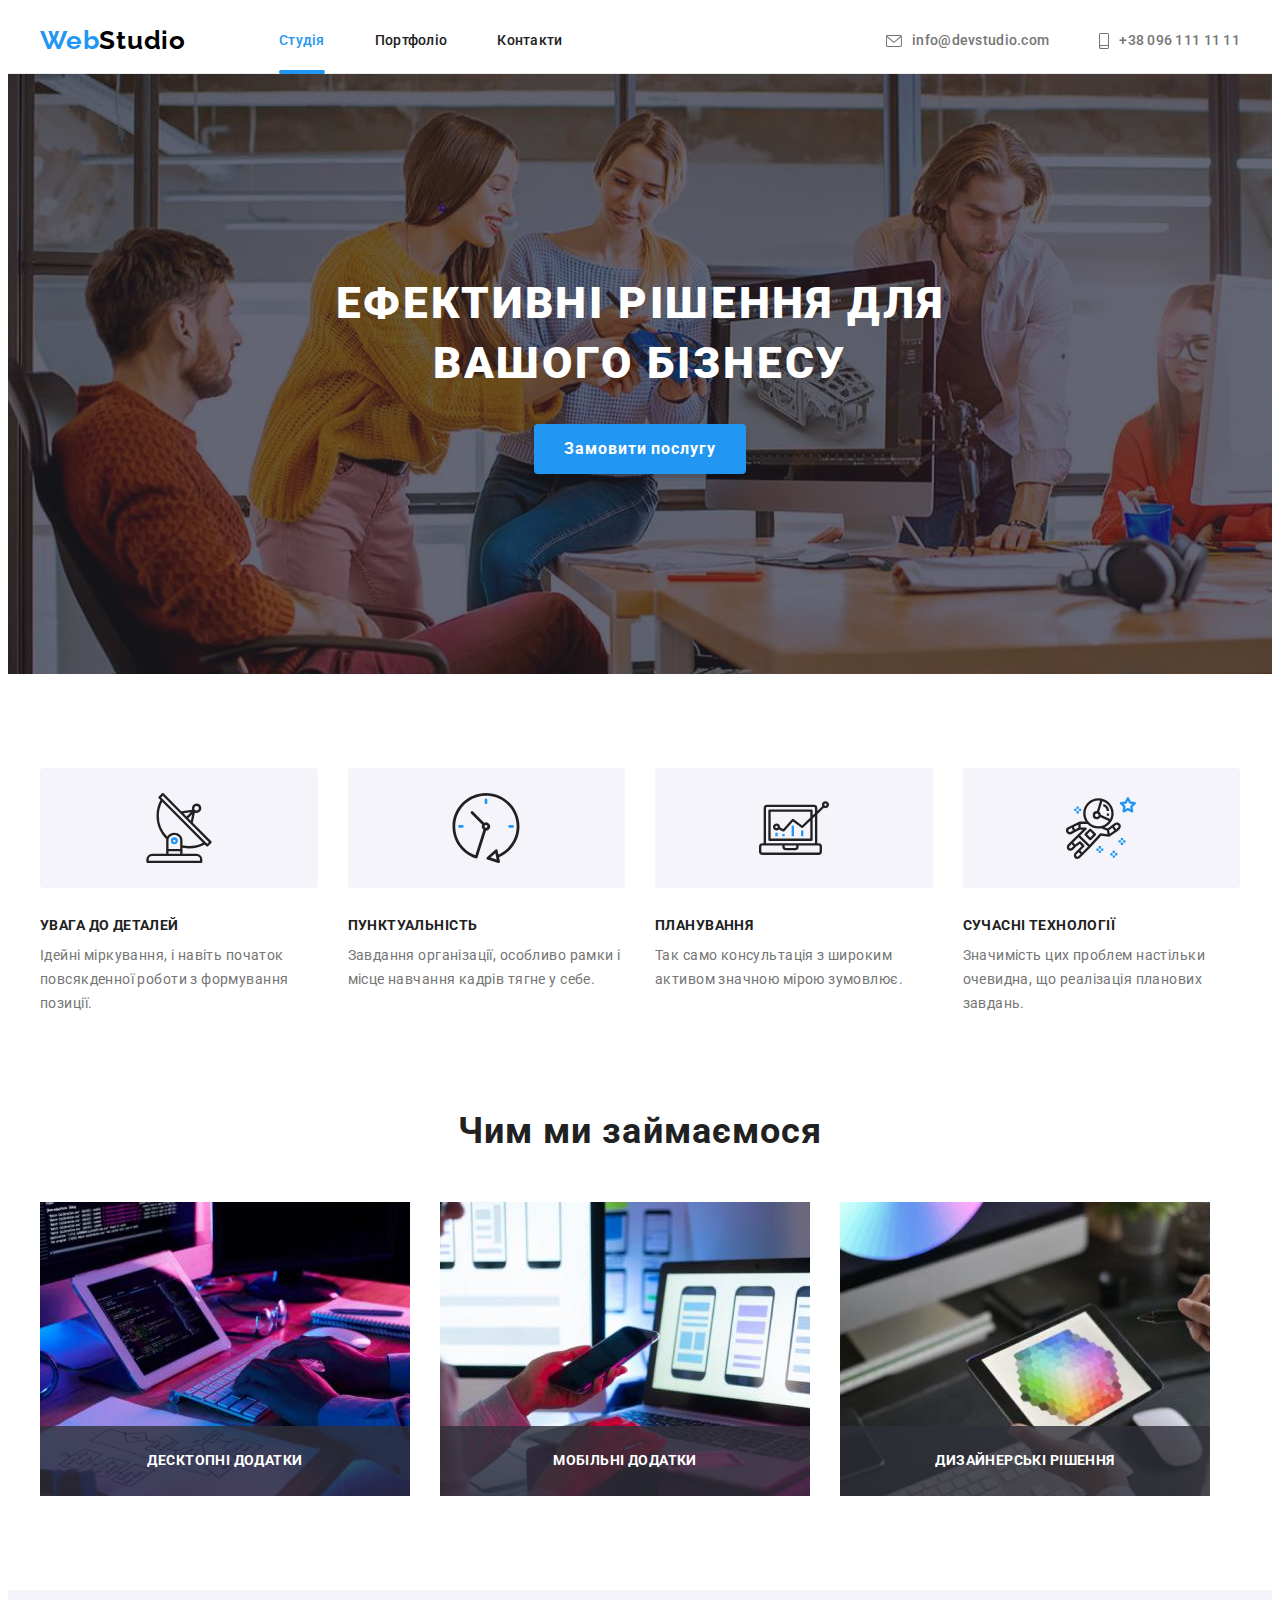
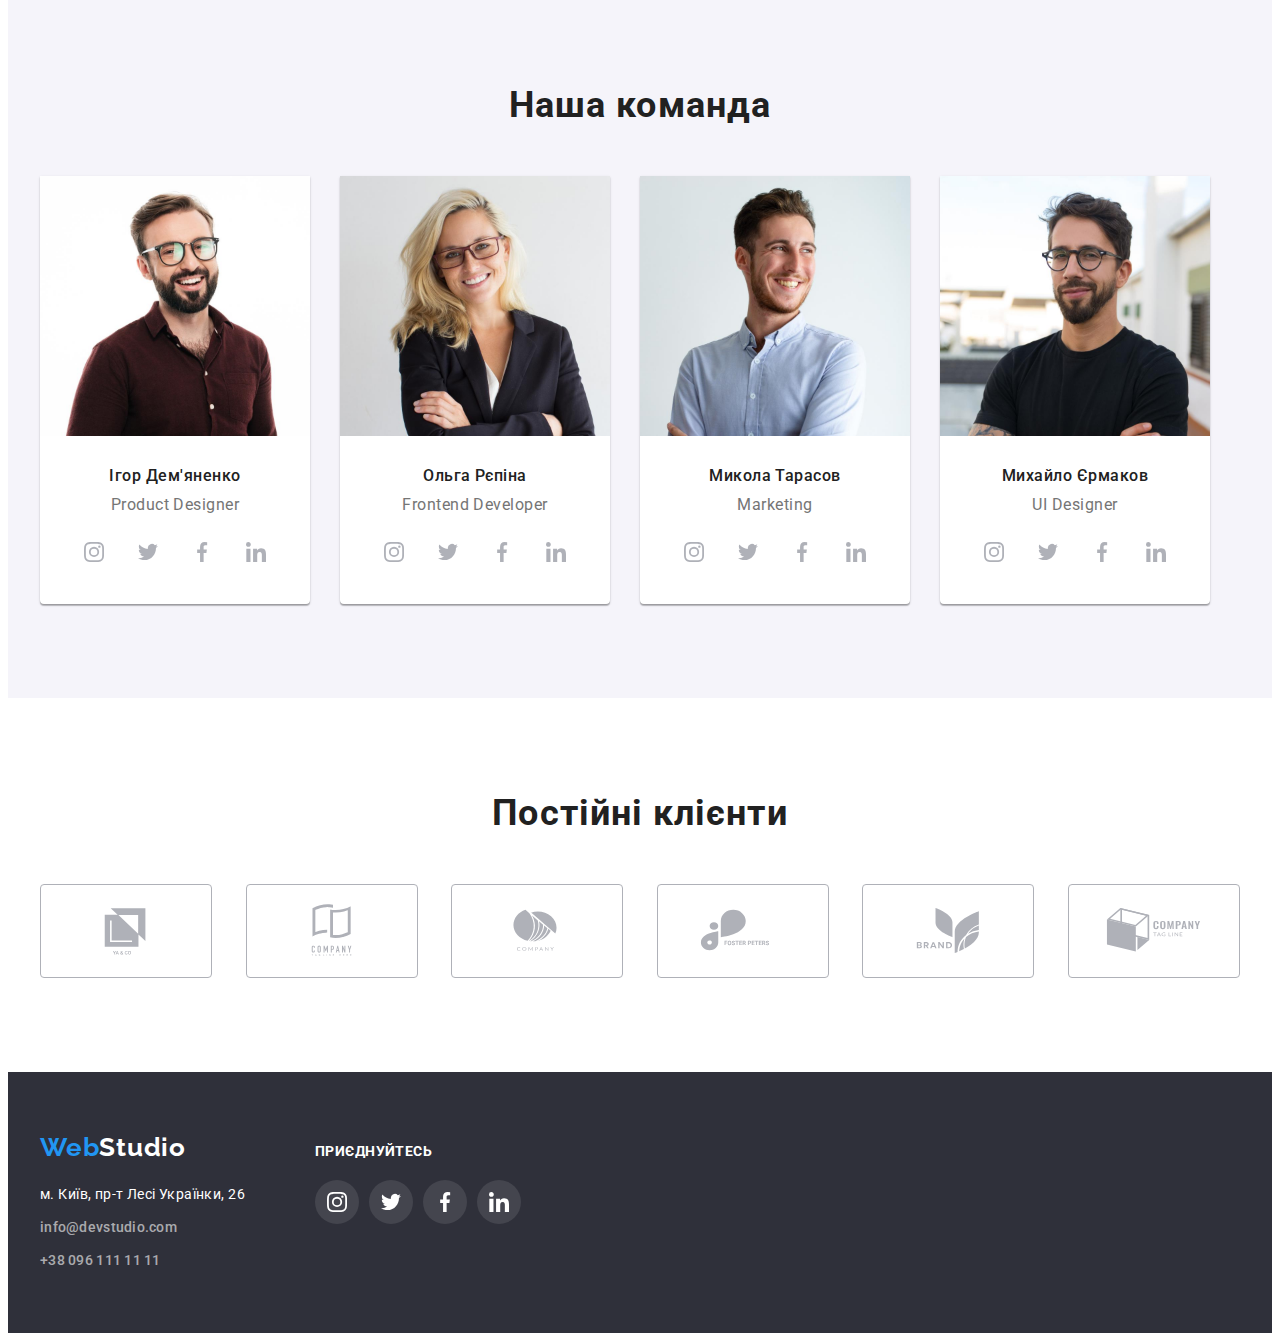
<file: index.html>
<!DOCTYPE html>
<html lang="uk">
  <head>
    <meta charset="UTF-8" />
    <meta http-equiv="X-UA-Compatible" content="IE=edge" />
    <meta name="viewport" content="width=device-width, initial-scale=1.0" />
    <title>WebStudio</title>
    <link rel="preconnect" href="https://fonts.googleapis.com" />
    <link rel="preconnect" href="https://fonts.gstatic.com" crossorigin />
    <link
      href="https://fonts.googleapis.com/css2?family=Raleway:wght@700&family=Roboto:wght@400;500;700;900&display=swap"
      rel="stylesheet"
    />
    <link
      rel="stylesheet"
      href="https://cdnjs.cloudflare.com/ajax/libs/modern-normalize/1.1.0/modern-normalize.min.css"
      integrity="sha512-wpPYUAdjBVSE4KJnH1VR1HeZfpl1ub8YT/NKx4PuQ5NmX2tKuGu6U/JRp5y+Y8XG2tV+wKQpNHVUX03MfMFn9Q=="
      crossorigin="anonymous"
      referrerpolicy="no-referrer"
    />
    <link rel="stylesheet" href="./css/styles.css" />
  </head>
  <body>
    <!------------------------------Меню---------------------------------->
    <header class="menu">
      <div class="container menu-container">
        <nav class="menu-nav">
          <a href="./index.html" class="logo link"><span>Web</span>Studio</a>
          <ul class="menu-list list">
            <li class="menu-item">
              <a href="./index.html" class="menu-link link current">Студія</a>
            </li>
            <li class="menu-item">
              <a href="./portfolio.html" class="menu-link link">Портфоліо</a>
            </li>
            <li class="menu-item">
              <a href="" class="menu-link link">Контакти</a>
            </li>
          </ul>
        </nav>
        <ul class="contacts-list list">
          <li class="contacts-item">
            <a href="mailto:info@devstudio.com" class="mail-link link">
              <svg width="16" height="12">
                <use href="./images/icons.svg#icon-envelope"></use>
              </svg>
              info@devstudio.com
            </a>
          </li>
          <li class="contacts-item">
            <a href="tel:+380961111111" class="tel-link link">
              <svg width="10" height="16">
                <use href="./images/icons.svg#icon-smartphone"></use>
              </svg>
              +38 096 111 11 11
            </a>
          </li>
        </ul>
      </div>
    </header>
    <main>
      <!------------------------Розділ герой --------------------------->
      <section class="hero">
        <h1 class="hero-tittle">Ефективні рішення для вашого бізнесу</h1>
        <button type="button" class="hero-btn btn" data-modal-open>
          Замовити послугу
        </button>
      </section>
      <!--------------------Розділ про переваги компанії---------------->
      <section class="advantages section">
        <div class="container">
          <h2 class="visually-hidden">Переваги</h2>
          <ul class="advantages-list list">
            <li class="advantages-item">
              <div class="advantages-wraper-svg">
                <svg width="70" height="70">
                  <use href="./images/icons.svg#icon-antenna"></use>
                </svg>
              </div>
              <h3 class="advantage-tittle">УВАГА ДО ДЕТАЛЕЙ</h3>
              <p class="advantage-text">
                Ідейні міркування, і навіть початок повсякденної роботи з
                формування позиції.
              </p>
            </li>
            <li class="advantages-item">
              <div class="advantages-wraper-svg">
                <svg width="70" height="70">
                  <use href="./images/icons.svg#icon-clock"></use>
                </svg>
              </div>
              <h3 class="advantage-tittle">ПУНКТУАЛЬНІСТЬ</h3>
              <p class="advantage-text">
                Завдання організації, особливо рамки і місце навчання кадрів
                тягне у себе.
              </p>
            </li>
            <li class="advantages-item">
              <div class="advantages-wraper-svg">
                <svg width="70" height="70">
                  <use href="./images/icons.svg#icon-diagram"></use>
                </svg>
              </div>
              <h3 class="advantage-tittle">ПЛАНУВАННЯ</h3>
              <p class="advantage-text">
                Так само консультація з широким активом значною мірою зумовлює.
              </p>
            </li>
            <li class="advantages-item">
              <div class="advantages-wraper-svg">
                <svg width="70" height="70">
                  <use href="./images/icons.svg#icon-astronaut"></use>
                </svg>
              </div>
              <h3 class="advantage-tittle">СУЧАСНІ ТЕХНОЛОГІЇ</h3>
              <p class="advantage-text">
                Значимість цих проблем настільки очевидна, що реалізація
                планових завдань.
              </p>
            </li>
          </ul>
        </div>
      </section>
      <!-------------------Розділ про напрями діяльності компанії---------------------->
      <section class="about section">
        <div class="container">
          <h2 class="about-tittle">Чим ми займаємося</h2>
          <ul class="about-list list">
            <li class="about-item">
              <img
                src="./images/img-direct-1.jpg"
                alt="Здійснення HTML розмітки на комп'ютері"
                width="370"
              />
              <div class="about-item-title-wraper">
                <h3 class="about-item-title">Десктопні додатки</h3>
              </div>
            </li>
            <li class="about-item">
              <img
                src="./images/img-direct-2.jpg"
                alt="Адаптація розмірів під телефон та ноутбук"
                width="370"
              />
              <div class="about-item-title-wraper">
                <h3 class="about-item-title">Мобільні додатки</h3>
              </div>
            </li>
            <li class="about-item">
              <img
                src="./images/img-direct-3.jpg"
                alt="Вибір кольору на планшеті"
                width="370"
              />
              <div class="about-item-title-wraper">
                <h3 class="about-item-title">Дизайнерські рішення</h3>
              </div>
            </li>
          </ul>
        </div>
      </section>
      <!-------------------------Розділ про команду---------------------->
      <section class="team section">
        <div class="container">
          <h2 class="team-tittle">Наша команда</h2>
          <ul class="team-list list">
            <li class="team-item">
              <img src="./images/img-team-1.jpg" alt="Дизайнер" width="270" />
              <h3 class="team-item-tittle">Ігор Дем'яненко</h3>
              <p class="team-item-job">Product Designer</p>
              <ul class="team-social-list">
                <li class="team-social-item list">
                  <a class="team-social-link" href="">
                    <svg class="team-social-svg" width="20" height="20">
                      <use href="./images/icons.svg#icon-instagram"></use>
                    </svg>
                  </a>
                </li>
                <li class="team-social-item list">
                  <a class="team-social-link" href="">
                    <svg class="team-social-svg" width="20" height="20">
                      <use href="./images/icons.svg#icon-twitter"></use>
                    </svg>
                  </a>
                </li>
                <li class="team-social-item list">
                  <a class="team-social-link" href="">
                    <svg class="team-social-svg" width="20" height="20">
                      <use href="./images/icons.svg#icon-facebook"></use>
                    </svg>
                  </a>
                </li>
                <li class="team-social-item list">
                  <a class="team-social-link" href="">
                    <svg class="team-social-svg" width="20" height="20">
                      <use href="./images/icons.svg#icon-linkedin"></use>
                    </svg>
                  </a>
                </li>
              </ul>
            </li>
            <li class="team-item">
              <img src="./images/img-team-2.jpg" alt="Розробник" width="270" />
              <h3 class="team-item-tittle">Ольга Рєпіна</h3>
              <p class="team-item-job">Frontend Developer</p>
              <ul class="team-social-list">
                <li class="team-social-item list">
                  <a class="team-social-link" href="">
                    <svg class="team-social-svg" width="20" height="20">
                      <use href="./images/icons.svg#icon-instagram"></use>
                    </svg>
                  </a>
                </li>
                <li class="team-social-item list">
                  <a class="team-social-link" href="">
                    <svg class="team-social-svg" width="20" height="20">
                      <use href="./images/icons.svg#icon-twitter"></use>
                    </svg>
                  </a>
                </li>
                <li class="team-social-item list">
                  <a class="team-social-link" href="">
                    <svg class="team-social-svg" width="20" height="20">
                      <use href="./images/icons.svg#icon-facebook"></use>
                    </svg>
                  </a>
                </li>
                <li class="team-social-item list">
                  <a class="team-social-link" href="">
                    <svg class="team-social-svg" width="20" height="20">
                      <use href="./images/icons.svg#icon-linkedin"></use>
                    </svg>
                  </a>
                </li>
              </ul>
            </li>
            <li class="team-item">
              <img src="./images/img-team-3.jpg" alt="Маркетолог" width="270" />
              <h3 class="team-item-tittle">Микола Тарасов</h3>
              <p class="team-item-job">Marketing</p>
              <ul class="team-social-list">
                <li class="team-social-item list">
                  <a class="team-social-link" href="">
                    <svg class="team-social-svg" width="20" height="20">
                      <use href="./images/icons.svg#icon-instagram"></use>
                    </svg>
                  </a>
                </li>
                <li class="team-social-item list">
                  <a class="team-social-link" href="">
                    <svg class="team-social-svg" width="20" height="20">
                      <use href="./images/icons.svg#icon-twitter"></use>
                    </svg>
                  </a>
                </li>
                <li class="team-social-item list">
                  <a class="team-social-link" href="">
                    <svg class="team-social-svg" width="20" height="20">
                      <use href="./images/icons.svg#icon-facebook"></use>
                    </svg>
                  </a>
                </li>
                <li class="team-social-item list">
                  <a class="team-social-link" href="">
                    <svg class="team-social-svg" width="20" height="20">
                      <use href="./images/icons.svg#icon-linkedin"></use>
                    </svg>
                  </a>
                </li>
              </ul>
            </li>
            <li class="team-item">
              <img src="./images/img-team-4.jpg" alt="Дизайнер-2" width="270" />
              <h3 class="team-item-tittle">Михайло Єрмаков</h3>
              <p class="team-item-job">UI Designer</p>
              <ul class="team-social-list">
                <li class="team-social-item list">
                  <a class="team-social-link" href="">
                    <svg class="team-social-svg" width="20" height="20">
                      <use href="./images/icons.svg#icon-instagram"></use>
                    </svg>
                  </a>
                </li>
                <li class="team-social-item list">
                  <a class="team-social-link" href="">
                    <svg class="team-social-svg" width="20" height="20">
                      <use href="./images/icons.svg#icon-twitter"></use>
                    </svg>
                  </a>
                </li>
                <li class="team-social-item list">
                  <a class="team-social-link" href="">
                    <svg class="team-social-svg" width="20" height="20">
                      <use href="./images/icons.svg#icon-facebook"></use>
                    </svg>
                  </a>
                </li>
                <li class="team-social-item list">
                  <a class="team-social-link" href="">
                    <svg class="team-social-svg" width="20" height="20">
                      <use href="./images/icons.svg#icon-linkedin"></use>
                    </svg>
                  </a>
                </li>
              </ul>
            </li>
          </ul>
        </div>
      </section>
    </main>
    <!----------------------------Клієнти------------------------>
    <section class="clients section">
      <div class="container">
        <h2 class="clients-title">Постійні клієнти</h2>
        <ul class="clients-list list">
          <li class="clients-item">
            <a class="clients-logo-link" href="">
              <svg class="clients-logo-svg" width="106" height="60">
                <use href="./images/icons.svg#icon-logo-1"></use>
              </svg>
            </a>
          </li>
          <li class="clients-item">
            <a class="clients-logo-link" href="">
              <svg class="clients-logo-svg" width="106" height="60">
                <use href="./images/icons.svg#icon-logo-2"></use>
              </svg>
            </a>
          </li>
          <li class="clients-item">
            <a class="clients-logo-link" href="">
              <svg class="clients-logo-svg" width="106" height="60">
                <use href="./images/icons.svg#icon-logo-3"></use>
              </svg>
            </a>
          </li>
          <li class="clients-item">
            <a class="clients-logo-link" href="">
              <svg class="clients-logo-svg" width="106" height="60">
                <use href="./images/icons.svg#icon-logo-4"></use>
              </svg>
            </a>
          </li>
          <li class="clients-item">
            <a class="clients-logo-link" href="">
              <svg class="clients-logo-svg" width="106" height="60">
                <use href="./images/icons.svg#icon-logo-5"></use>
              </svg>
            </a>
          </li>
          <li class="clients-item">
            <a class="clients-logo-link" href="">
              <svg class="clients-logo-svg" width="106" height="60">
                <use href="./images/icons.svg#icon-logo-6"></use>
              </svg>
            </a>
          </li>
        </ul>
      </div>
    </section>
    <!------------------------------Футер----------------------->
    <footer class="footer">
      <div class="container footer-wraper">
        <div>
          <a href="./index.html" class="logo link"><span>Web</span>Studio</a>
          <address>
            <ul class="footer-list list">
              <li class="footer-item">
                <a
                  href="https://goo.gl/maps/K6uVQfjHcAH4xccP6"
                  target="_blank"
                  rel="noopener noflow noreferrer"
                  class="address-link link"
                  >м. Київ, пр-т Лесі Українки, 26
                </a>
              </li>
              <li class="footer-item">
                <a href="mailto:info@devstudio.com" class="mail-link link"
                  >info@devstudio.com</a
                >
              </li>
              <li class="footer-item">
                <a href="tel:+380961111111" class="tel-link link"
                  >+38 096 111 11 11</a
                >
              </li>
            </ul>
          </address>
        </div>
        <div>
          <strong class="footer-social">приєднуйтесь</strong>
          <ul class="footer-social-list">
            <li class="footer-social-item list">
              <a class="footer-social-link" href="">
                <svg class="footer-social-svg" width="20" height="20">
                  <use href="./images/icons.svg#icon-instagram"></use>
                </svg>
              </a>
            </li>
            <li class="footer-social-item list">
              <a class="footer-social-link" href="">
                <svg class="footer-social-svg" width="20" height="20">
                  <use href="./images/icons.svg#icon-twitter"></use>
                </svg>
              </a>
            </li>
            <li class="footer-social-item list">
              <a class="footer-social-link" href="">
                <svg class="footer-social-svg" width="20" height="20">
                  <use href="./images/icons.svg#icon-facebook"></use>
                </svg>
              </a>
            </li>
            <li class="footer-social-item list">
              <a class="footer-social-link" href="">
                <svg class="footer-social-svg" width="20" height="20">
                  <use href="./images/icons.svg#icon-linkedin"></use>
                </svg>
              </a>
            </li>
          </ul>
        </div>
      </div>
    </footer>
    <!------------------------------Модальне вікно----------------------->
    <div class="backdrop is-hidden" data-modal>
      <div class="modal">
        <button type="button" class="modal-btn btn" data-modal-close>
          <svg class="modal-btn-svg" width="30" height="30">
            <use href="./images/icons.svg#icon-close"></use>
          </svg>
        </button>
      </div>
    </div>
    <script src="./js/modal.js"></script>
  </body>
</html>
</file>
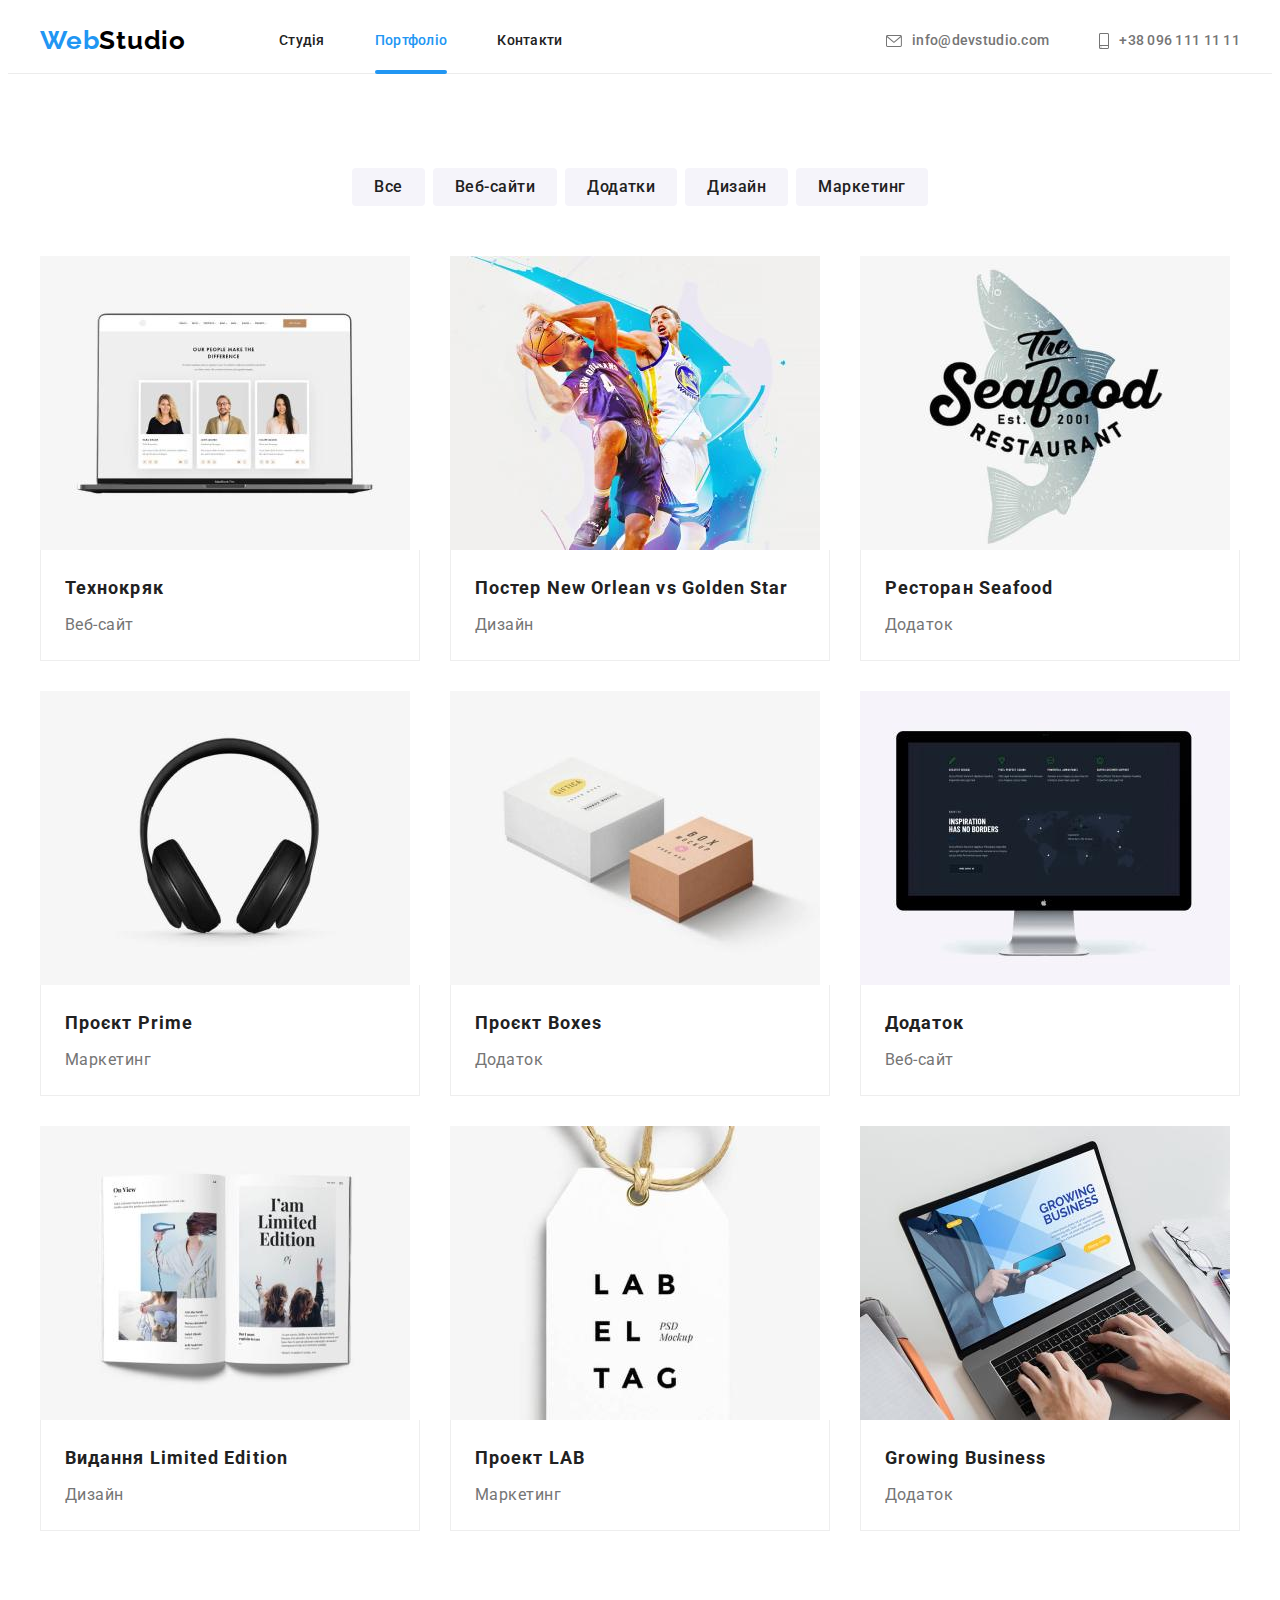
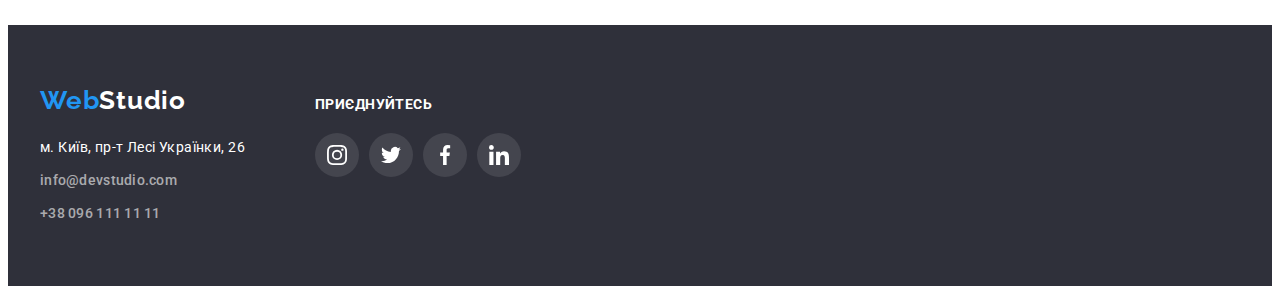
<file: portfolio.html>
<!DOCTYPE html>
<html lang="uk">
  <head>
    <meta charset="UTF-8" />
    <meta http-equiv="X-UA-Compatible" content="IE=edge" />
    <meta name="viewport" content="width=device-width, initial-scale=1.0" />
    <title>WebStudio</title>
    <link rel="preconnect" href="https://fonts.googleapis.com" />
    <link rel="preconnect" href="https://fonts.gstatic.com" crossorigin />
    <link
      href="https://fonts.googleapis.com/css2?family=Raleway:wght@700&family=Roboto:wght@400;500;700;900&display=swap"
      rel="stylesheet"
    />
    <link
      rel="stylesheet"
      href="https://cdnjs.cloudflare.com/ajax/libs/modern-normalize/1.1.0/modern-normalize.min.css"
      integrity="sha512-wpPYUAdjBVSE4KJnH1VR1HeZfpl1ub8YT/NKx4PuQ5NmX2tKuGu6U/JRp5y+Y8XG2tV+wKQpNHVUX03MfMFn9Q=="
      crossorigin="anonymous"
      referrerpolicy="no-referrer"
    />
    <link rel="stylesheet" href="./css/styles.css" />
  </head>
  <body>
    <!------------------------------Меню---------------------------------->
    <header class="menu">
      <div class="container menu-container">
        <nav class="menu-nav">
          <a href="./index.html" class="logo link"><span>Web</span>Studio</a>
          <ul class="menu-list list">
            <li class="menu-item">
              <a href="./index.html" class="menu-link link">Студія</a>
            </li>
            <li class="menu-item">
              <a href="./portfolio.html" class="menu-link link current">Портфоліо</a>
            </li>
            <li class="menu-item">
              <a href="" class="menu-link link">Контакти</a>
            </li>
          </ul>
        </nav>
        <ul class="contacts-list list">
          <li class="contacts-item">
            <a href="mailto:info@devstudio.com" class="mail-link link">
              <svg width="16" height="12">
                <use href="./images/icons.svg#icon-envelope"></use>
              </svg>
              info@devstudio.com
            </a>
          </li>
          <li class="contacts-item">
            <a href="tel:+380961111111" class="tel-link link">
              <svg width="10" height="16">
                <use href="./images/icons.svg#icon-smartphone"></use>
              </svg>
              +38 096 111 11 11
            </a>
          </li>
        </ul>
      </div>
    </header>
    <main>
      <!-------------------------------Розділ портфоліо------------------------>
      <section class="portfolio section">
        <div class="container">
          <h1 class="visually-hidden">Портфоліо ІТ проектів</h1>
          <ul class="portfolio-filter list">
            <li class="portfolio-filter-item">
              <button type="button" class="portfolio-btn btn">Все</button>
            </li>
            <li class="portfolio-filter-item">
              <button type="button" class="portfolio-btn btn">Веб-сайти</button>
            </li>
            <li class="portfolio-filter-item">
              <button type="button" class="portfolio-btn btn">Додатки</button>
            </li>
            <li class="portfolio-filter-item">
              <button type="button" class="portfolio-btn btn">Дизайн</button>
            </li>
            <li class="portfolio-filter-item">
              <button type="button" class="portfolio-btn btn">Маркетинг</button>
            </li>
          </ul>
          <ul class="portfolio-list list">
            <li class="portfolio-project">
              <a class="portfolio-project-link link" href="">
                <div class="portfolio-project-thumb">
                  <img
                  src="./images/img-project-1.jpg"
                  alt="Веб-сайт технокряк"
                  width="370"
                  />
                  <div class="portfolio-project-details-overlay">
                    <p class="portfolio-project-details">Ресурс пропонує комплексні пропозиції з різним рівнем функціоналу та сервісів. Все це дозволить відвідувачу отримати
                    вичерпні відомості про компанію чи приватну особу.</p>
                  </div>
                </div>
                <div class="portfolio-project-wraper">
                  <h2 class="portfolio-project-tittle">Технокряк</h2>
                  <p class="portfolio-project-type">Веб-сайт</p>
                </div>
            </li>
               </a>
            <li class="portfolio-project">
              <a class="portfolio-project-link link" href="">
               <div class="portfolio-project-thumb">
                  <img
                  src="./images/img-project-2.jpg"
                  alt="Дизайн постера"
                  width="370"
                  />
                  <div class="portfolio-project-details-overlay">
                    <p class="portfolio-project-details">Ресурс пропонує комплексні пропозиції з різним рівнем функціоналу та сервісів. Все це дозволить відвідувачу отримати
                    вичерпні відомості про компанію чи приватну особу.</p>
                  </div>
                </div>
                <div class="portfolio-project-wraper">
                  <h2 class="portfolio-project-tittle">
                    Постер New Orlean vs Golden Star
                  </h2>
                  <p class="portfolio-project-type">Дизайн</p>
                </div>
              </a>
            </li>
            <li class="portfolio-project">
              <a class="portfolio-project-link link" href="">
                <div class="portfolio-project-thumb">
                  <img
                  src="./images/img-project-3.jpg"
                  alt="Додаток ресторану"
                  width="370"
                  />
                  <div class="portfolio-project-details-overlay">
                    <p class="portfolio-project-details">Ресурс пропонує комплексні пропозиції з різним рівнем функціоналу та сервісів. Все це дозволить відвідувачу отримати
                    вичерпні відомості про компанію чи приватну особу.</p>
                  </div>
                </div>
                <div class="portfolio-project-wraper">
                  <h2 class="portfolio-project-tittle">Ресторан Seafood</h2>
                  <p class="portfolio-project-type">Додаток</p>
                </div>
              </a>
            </li>
            <li class="portfolio-project">
              <a class="portfolio-project-link link" href="">
                <div class="portfolio-project-thumb">
                  <img
                  src="./images/img-project-4.jpg"
                  alt="Маркетинг проєкту"
                  width="370"
                  />
                  <div class="portfolio-project-details-overlay">
                    <p class="portfolio-project-details">Ресурс пропонує комплексні пропозиції з різним рівнем функціоналу та сервісів. Все це дозволить відвідувачу отримати
                    вичерпні відомості про компанію чи приватну особу.</p>
                  </div>
                </div>
                <div class="portfolio-project-wraper">
                  <h2 class="portfolio-project-tittle">Проєкт Prime</h2>
                  <p class="portfolio-project-type">Маркетинг</p>
                </div>
              </a>
            </li>
            <li class="portfolio-project">
              <a class="portfolio-project-link link" href="">
                <div class="portfolio-project-thumb">
                  <img
                  src="./images/img-project-5.jpg"
                  alt="Додаток проєкту"
                  width="370"
                  />
                  <div class="portfolio-project-details-overlay">
                    <p class="portfolio-project-details">Ресурс пропонує комплексні пропозиції з різним рівнем функціоналу та сервісів. Все це дозволить відвідувачу отримати
                    вичерпні відомості про компанію чи приватну особу.</p>
                  </div>
                </div>
                <div class="portfolio-project-wraper">
                  <h2 class="portfolio-project-tittle">Проєкт Boxes</h2>
                  <p class="portfolio-project-type">Додаток</p>
                </div>
              </a>
            </li>
            <li class="portfolio-project">
             <a class="portfolio-project-link link" href="">
               <div class="portfolio-project-thumb">
                  <img
                  src="./images/img-project-6.jpg"
                  alt="Додаток веб-сайту"
                  width="370"
                  />
                  <div class="portfolio-project-details-overlay">
                    <p class="portfolio-project-details">Ресурс пропонує комплексні пропозиції з різним рівнем функціоналу та сервісів. Все це дозволить відвідувачу отримати
                    вичерпні відомості про компанію чи приватну особу.</p>
                  </div>
                </div>
                <div class="portfolio-project-wraper">
                  <h2 class="portfolio-project-tittle">Додаток</h2>
                  <p class="portfolio-project-type">Веб-сайт</p>
                </div>
              </a>
            </li>
            <li class="portfolio-project">
              <a class="portfolio-project-link link" href="">
                <div class="portfolio-project-thumb">
                  <img
                  src="./images/img-project-7.jpg"
                  alt="Дизайн видання"
                  width="370"
                  />
                  <div class="portfolio-project-details-overlay">
                    <p class="portfolio-project-details">Ресурс пропонує комплексні пропозиції з різним рівнем функціоналу та сервісів. Все це дозволить відвідувачу отримати
                    вичерпні відомості про компанію чи приватну особу.</p>
                  </div>
                </div>
                <div class="portfolio-project-wraper">
                  <h2 class="portfolio-project-tittle">
                    Видання Limited Edition
                  </h2>
                  <p class="portfolio-project-type">Дизайн</p>
                </div>
              </a>
            </li>
            <li class="portfolio-project">
              <a class="portfolio-project-link link" href="">
                <div class="portfolio-project-thumb">
                  <img
                  src="./images/img-project-8.jpg"
                  alt="Маркетинг проєкту"
                  width="370"
                  />
                  <div class="portfolio-project-details-overlay">
                    <p class="portfolio-project-details">Ресурс пропонує комплексні пропозиції з різним рівнем функціоналу та сервісів. Все це дозволить відвідувачу отримати
                    вичерпні відомості про компанію чи приватну особу.</p>
                  </div>
                </div>
                <div class="portfolio-project-wraper">
                  <h2 class="portfolio-project-tittle">Проект LAB</h2>
                  <p class="portfolio-project-type">Маркетинг</p>
                </div>
              </a>
            </li>
            <li class="portfolio-project">
              <a class="portfolio-project-link link" href="">
                <div class="portfolio-project-thumb">
                  <img
                  src="./images/img-project-9.jpg"
                  alt="Додаток для бізнесу"
                  width="370"
                  />
                  <div class="portfolio-project-details-overlay">
                    <p class="portfolio-project-details">Ресурс пропонує комплексні пропозиції з різним рівнем функціоналу та сервісів. Все це дозволить відвідувачу отримати
                    вичерпні відомості про компанію чи приватну особу.</p>
                  </div>
                </div>
                <div class="portfolio-project-wraper">
                  <h2 class="portfolio-project-tittle">Growing Business</h2>
                  <p class="portfolio-project-type">Додаток</p>
                </div>
              </a>
            </li>
          </ul>
        </div>
      </section>
   
              </a> </main>
    <!------------------------------Футер----------------------->
    <footer class="footer">
      <div class="container footer-wraper">
        <div>
          <a href="./index.html" class="logo link"><span>Web</span>Studio</a>
          <address>
            <ul class="footer-list list">
              <li class="footer-item">
                <a href="https://goo.gl/maps/K6uVQfjHcAH4xccP6" target="_blank" rel="noopener noflow noreferrer"
                  class="address-link link">м. Київ, пр-т Лесі Українки, 26
                </a>
              </li>
              <li class="footer-item">
                <a href="mailto:info@devstudio.com" class="mail-link link">info@devstudio.com</a>
              </li>
              <li class="footer-item">
                <a href="tel:+380961111111" class="tel-link link">+38 096 111 11 11</a>
              </li>
            </ul>
          </address>
        </div>
        <div>
          <strong class="footer-social">приєднуйтесь</strong>
          <ul class="footer-social-list">
            <li class="footer-social-item list">
              <a class="footer-social-link" href="">
                <svg class="footer-social-svg" width="20" height="20">
                  <use href="./images/icons.svg#icon-instagram"></use>
                </svg>
              </a>
            </li>
            <li class="footer-social-item list">
              <a class="footer-social-link" href="">
                <svg class="footer-social-svg" width="20" height="20">
                  <use href="./images/icons.svg#icon-twitter"></use>
                </svg>
              </a>
            </li>
            <li class="footer-social-item list">
              <a class="footer-social-link" href="">
                <svg class="footer-social-svg" width="20" height="20">
                  <use href="./images/icons.svg#icon-facebook"></use>
                </svg>
              </a>
            </li>
            <li class="footer-social-item list">
              <a class="footer-social-link" href="">
                <svg class="footer-social-svg" width="20" height="20">
                  <use href="./images/icons.svg#icon-linkedin"></use>
                </svg>
              </a>
            </li>
          </ul>
        </div>
      </div>
    </footer>
  </body>
</html>
</file>
<file: css/styles.css>
:root {
  --main-color: #212121;
  --second-color: #757575;
  --accent-color: #2196f3;
  --main-background: #ffffff;
  --accent-background: #2f303a;
}

body {
  font-family: Roboto, sans-serif;
  color: var(--main-color);
  background-color: var(--main-background);
}

h1,
h2,
h3,
h4,
h5,
h6,
p,
ul {
  margin: 0;
}

ul {
  padding: 0;
}

img, 
svg {
  display: block;
}

.list {
  list-style: none;
}

.link {
  text-decoration: none;
}

.visually-hidden {
  position: absolute;
  white-space: nowrap;
  width: 1px;
  height: 1px;
  overflow: hidden;
  border: 0;
  padding: 0;
  clip: rect(0 0 0 0);
  clip-path: inset(50%);
  margin: -1px;
}

.section {
  padding-top: 94px;
  padding-bottom: 94px;
}

.container {
  max-width: 1200px;
  padding-left: 15px;
  padding-right: 15px;
  margin: 0 auto;
}

/*-------------------Меню-------------------*/

.menu {
  border-bottom: 1px solid #ececec;
}

.menu-container {
  display: flex;
  justify-content: space-between;
}

.menu-nav {
  display: flex;
  align-items: center;
}

.logo {
  font-family: "Raleway", sans-serif;
  font-weight: 700;
  font-size: 26px;
  line-height: 1.19;
  letter-spacing: 0.03em;
  color: #000000;
}

.logo span {
  color: #2196f3;
}

.menu-list {
  display: flex;
  align-items: center;
  margin-left: 93px;
}

.menu-item:not(:first-child) {
  margin-left: 50px;
}

.menu-link.current {
  color: var(--accent-color);
}

.menu-item {
  position: relative;
}

.current::after {
  content: '';
  position: absolute;
  left: 0;
  bottom: -1px;

  display: block;
  width: 100%;
  height: 4px;
  background: var(--accent-color);
  border-radius: 2px;
}

.menu-link,
.mail-link,
.tel-link {
  font-weight: 500;
  font-size: 14px;
  line-height: 1.14px;
  letter-spacing: 0.02em;

  transition: color 250ms cubic-bezier(0.4, 0, 0.2, 1);
}

.menu-link {
  color: var(--main-color);
  display: block;
  padding-top: 32px;
  padding-bottom: 32px;
}
.mail-link,
.tel-link {
  color: var(--second-color);
}

.menu-link:hover,
.menu-link:focus,
.mail-link:hover,
.mail-link:focus,
.tel-link:hover,
.tel-link:focus {
  color: var(--accent-color);
}

.contacts-list {
  display: flex;
  align-items: center;
}

.contacts-item:first-child {
  margin-right: 50px;
}

.contacts-item > a{
  display: flex;
  align-items: center;
  gap: 10px;
}

.contacts-item svg {
  fill: var(--second-color);

  transition: fill 250ms cubic-bezier(0.4, 0, 0.2, 1);
}

.mail-link:hover svg,
.mail-link:focus svg,
.tel-link:hover svg,
.tel-link:focus svg {
  fill: var(--accent-color);
}

/*-------------Розділ герой -------------*/

.hero {
  background-color: var(--accent-background);
  background-image: linear-gradient(rgba(47, 48, 58, 0.4), rgba(47, 48, 58, 0.4)), url(../images/Img-bg.jpg);
  background-repeat: no-repeat;
  background-size: cover;
  max-width: 1600px;
  
  margin: 0 auto;
  padding-top: 200px;
  padding-bottom: 200px;
}

.hero-tittle {
  font-weight: 900;
  font-size: 44px;
  line-height: 1.36;
  text-align: center;
  letter-spacing: 0.06em;
  text-transform: uppercase;
  color: #ffffff;

  width: 696px;
  margin: 0 auto;
}

.hero-btn {
  font-family: inherit;
  font-weight: 700;
  font-size: 16px;
  line-height: 1.88;
  text-align: center;
  letter-spacing: 0.06em;
  color: #ffffff;

  background: #2196f3;
  border: none;
  box-shadow: 0px 4px 4px rgba(0, 0, 0, 0.15);
  border-radius: 4px;

  cursor: pointer;

  display: block;
  padding: 10px 30px;
  margin-top: 30px;
  margin-left: auto;
  margin-right: auto;

  transition: background-color 250ms cubic-bezier(0.4, 0, 0.2, 1);
}

.hero-btn:hover,
.hero-btn:focus {
  background-color: #188ce8;
}

/*-------------Розділ про переваги компанії-------------*/

.advantages-list {
  display: flex;
  column-gap: 30px;
}
.advantages-item {
  flex-basis: calc((100% - 90px) / 4);
}

.advantages-wraper-svg {
  display: flex;
  justify-content: center;
  align-items: center;
  height: 120px;
  background-color: #F5F4FA;
  border-radius: 4px;
}

.advantage-tittle {
  font-size: 14px;
  line-height: 1.14;
  letter-spacing: 0.03em;
  text-transform: uppercase;

  margin-top: 30px;
  margin-bottom: 10px;

}
.advantage-text {
  font-size: 14px;
  line-height: 1.71;
  letter-spacing: 0.03em;
  color: var(--second-color);
}

/*-------Розділ про напрями діяльності компанії------------*/

.about {
  padding-top: 0;
}

.about-tittle {
  font-size: 36px;
  line-height: 1.17;
  text-align: center;
  letter-spacing: 0.03em;
  margin-bottom: 50px;
}

.about-list {
  display: flex;
  align-items: center;
  gap: 30px;
}

.about-item {
  position: relative;
}

.about-item-title-wraper {
  position: absolute;
  left: 0;
  bottom: 0;

  display: flex;
  justify-content: center;
  align-items: center;

  width: 100%;
  height: 70px;
  background-color: rgba(47, 48, 58, 0.8);
}

.about-item-title {
  font-weight: 700;
  font-size: 14px;
  line-height: 1.14;
  letter-spacing: 0.03em;
  text-transform: uppercase;

  color: #FFFFFF;
}

/*--------------------Розділ про команду---------------------*/
.team {
  background-color: #f5f4fa;
}
.team-tittle {
  font-size: 36px;
  line-height: 1.17;
  text-align: center;
  letter-spacing: 0.03em;

  margin-bottom: 50px;
}

.team-list {
  display: flex;
  column-gap: 30px;
}

.team-item {
  flex-basis: calc((100%-3 * 30px) / 4);

  background-color: var(--main-background);
  box-shadow: 0px 1px 3px rgba(0, 0, 0, 0.12), 0px 1px 1px rgba(0, 0, 0, 0.14),
    0px 2px 1px rgba(0, 0, 0, 0.2);
  border-radius: 0px 0px 4px 4px;
}

.team-item-tittle {
  font-weight: 500;
  font-size: 16px;
  line-height: 1.19;
  text-align: center;
  letter-spacing: 0.03em;

  margin-top: 30px;
}
.team-item-job {
  font-size: 16px;
  line-height: 1.19;
  text-align: center;
  letter-spacing: 0.03em;
  color: var(--second-color);

  margin-top: 10px;
}

.team-social-list {
  display: flex;
  justify-content: space-between;

  margin: 16px 32px 30px 32px;
}

.team-social-link {
  display: flex;
  justify-content: center;
  align-items: center;
  width: 44px;
  height: 44px;
  border-radius: 50% 50%;

  transition: background-color 250ms cubic-bezier(0.4, 0, 0.2, 1);
}

.team-social-svg {
  fill:#afb1b8;
  transition: fill 250ms cubic-bezier(0.4, 0, 0.2, 1);
}

.team-social-link:hover,
.team-social-link:focus {
  background-color: var(--accent-color);
}

.team-social-link:hover .team-social-svg,
.team-social-link:focus .team-social-svg {
  fill: #ffffff;
}


/*------------------------------Клієнти------------------------*/

.clients-title {
  font-size: 36px;
  line-height: 1.17;
  text-align: center;
  letter-spacing: 0.03em;

  margin-bottom: 50px;
}

.clients-list {
 display:flex;
 justify-content: space-between;
}

.clients-logo-link {
  display: flex;
  justify-content: center;
  align-items: center;
  width: 170px;
  height: 92px;
  border: 1px solid #AFB1B8;
  border-radius: 4px;

  transition: border-color 250ms cubic-bezier(0.4, 0, 0.2, 1);
}

.clients-logo-svg {
  fill: #afb1b8;
  
  transition: fill 250ms cubic-bezier(0.4, 0, 0.2, 1);
}

.clients-logo-link:hover .clients-logo-svg,
.clients-logo-link:focus .clients-logo-svg {
  fill: var(--accent-color);
}

.clients-logo-link:hover,
.clients-logo-link:focus {
  border-color: var(--accent-color);
}

/*------------------------------Футер----------------------*/

.footer {
  background: var(--accent-background);
  padding-top: 60px;
  padding-bottom: 60px;
}

.footer-wraper {
  display: flex;
  gap: 70px;
}

.footer .logo {
  color: #ffffff;
  display: block;
  margin-bottom: 20px;
}

.footer-list {
  font-style: normal;
  font-weight: 400;
  font-size: 14px;
  line-height: 1.71;
  letter-spacing: 0.03em;
}

.footer-item:not(:last-child) {
  margin-bottom: 9px;
}

.address-link {
  color: #ffffff;
  
  transition: color 250ms cubic-bezier(0.4, 0, 0.2, 1);
}

.address-link:hover,
.address-link:focus {
  color: var(--accent-color);
}

footer .mail-link,
footer .tel-link {
  color: rgba(255, 255, 255, 0.6);
}

.footer-social {
  font-size: 14px;
  line-height: 1.14;
  letter-spacing: 0.03em;
  text-transform: uppercase;
  color: #FFFFFF;

  display: block;
  margin-top: 12px;
  margin-bottom: 20px;
}

.footer-social-list {
  display: flex;
  gap: 10px;
}

.footer-social-link {
  display: flex;
  justify-content: center;
  align-items: center;

  width: 44px;
  height: 44px;
  background-color: rgba(255, 255, 255, 0.1);
  border-radius: 50% 50%;

  transition: background-color 250ms cubic-bezier(0.4, 0, 0.2, 1);
}

.footer-social-svg {
  fill: #ffffff;
}

.footer-social-link:hover,
.footer-social-link:focus {
  background-color: var(--accent-color);
}

/*----------------------Розділ портфоліо---------------*/

.portfolio-filter {
  display: flex;
  justify-content: center;
  column-gap: 8px;
  margin-bottom: 50px;
}

.portfolio-btn {
  font-family: inherit;
  font-weight: 500;
  font-size: 16px;
  line-height: 1.62;
  text-align: center;
  letter-spacing: 0.03em;
  color: var(--main-color);

  background-color: #f5f4fa;
  border-radius: 4px;
  border: none;

  cursor: pointer;

  padding: 6px 22px;

  transition: background-color 250ms cubic-bezier(0.4, 0, 0.2, 1),
    color 250ms cubic-bezier(0.4, 0, 0.2, 1),
    box-shadow 250ms cubic-bezier(0.4, 0, 0.2, 1);
}

.portfolio-btn:hover,
.portfolio-btn:focus {
  background-color: var(--accent-color);
  color: #ffffff;
  box-shadow: 0px 3px 1px rgba(0, 0, 0, 0.1), 
    0px 1px 2px rgba(0, 0, 0, 0.08), 
    0px 2px 2px rgba(0, 0, 0, 0.12);
}

.portfolio-list {
  display: flex;
  flex-wrap: wrap;
  margin-top: -30px;
  margin-left: -30px;
}

.portfolio-project {
  margin-top: 30px;
  margin-left: 30px;
  flex-basis: calc(100% / 3 - 30px);
}

.portfolio-project-link {
  display: block;

  transition: box-shadow 250ms cubic-bezier(0.4, 0, 0.2, 1);
}

.portfolio-project-thumb {
  position: relative;
  overflow: hidden;
}

.portfolio-project-details-overlay {
  position: absolute;
  top: 0;
  left: 0;
  width: 100%;
  height: 100%;
  transform: translateY(100%);

  display: flex;
  justify-content: center;
  align-items: center;

  background-color: rgba(33, 150, 243, 0.9);

  transition: transform 250ms cubic-bezier(0.4, 0, 0.2, 1);
}

.portfolio-project-details {
  font-weight: 400;
  font-size: 18px;
  line-height: 1.56;
  letter-spacing: 0.03em;
  color: #FFFFFF;

  padding: 63px 24px;
}

.portfolio-project-link:hover,
.portfolio-project-link:focus {
  box-shadow: 0px 1px 1px rgba(0, 0, 0, 0.12),
    0px 4px 4px rgba(0, 0, 0, 0.06),
    1px 4px 6px rgba(0, 0, 0, 0.16);
}

.portfolio-project-link:hover .portfolio-project-details-overlay,
.portfolio-project-link:focus .portfolio-project-details-overlay {
  transform: translateY(0);
}

.portfolio-project-wraper {
  padding: 20px 24px;
  border-left: 1px solid #eeeeee;
  border-right: 1px solid #eeeeee;
  border-bottom: 1px solid #eeeeee;
}

.portfolio-project-tittle {
  font-size: 18px;
  line-height: 36px;
  letter-spacing: 0.06em;
  color: var(--main-color);

  margin-bottom: 4px;
}

.portfolio-project-type {
  font-size: 16px;
  line-height: 1.88;
  letter-spacing: 0.03em;
  color: var(--second-color);
}

/*----------------------Модальне вікно---------------*/

.backdrop {
  position: fixed;
  top: 0;
  left: 0;
  width: 100vw;
  height: 100vh;

  background: rgba(0, 0, 0, 0.2);
  
  transition: opacity 250ms cubic-bezier(0.4, 0, 0.2, 1),
      visibility 250ms cubic-bezier(0.4, 0, 0.2, 1),
      transform 250ms cubic-bezier(0.4, 0, 0.2, 1);
}

.is-hidden {
  visibility: hidden;
  opacity: 0;
  pointer-events: none;
  transform: scale(0.3);
}

.modal {
  position: absolute;
  left: 50%;
  top: 50%;
  transform: translate(-50%, -50%);
  width: 528px;
  height: 581px;

  background: var(--main-background);
  box-shadow: 0px 1px 3px rgba(0, 0, 0, 0.12), 
    0px 1px 1px rgba(0, 0, 0, 0.14), 
    0px 2px 1px rgba(0, 0, 0, 0.2);
  border-radius: 4px;
}

.modal-btn {
  display: block;
  margin: 8px 8px auto auto;
  padding: 0;
  background-color: var(--main-background);
  border: none;

  cursor: pointer;
  
}
</file>
